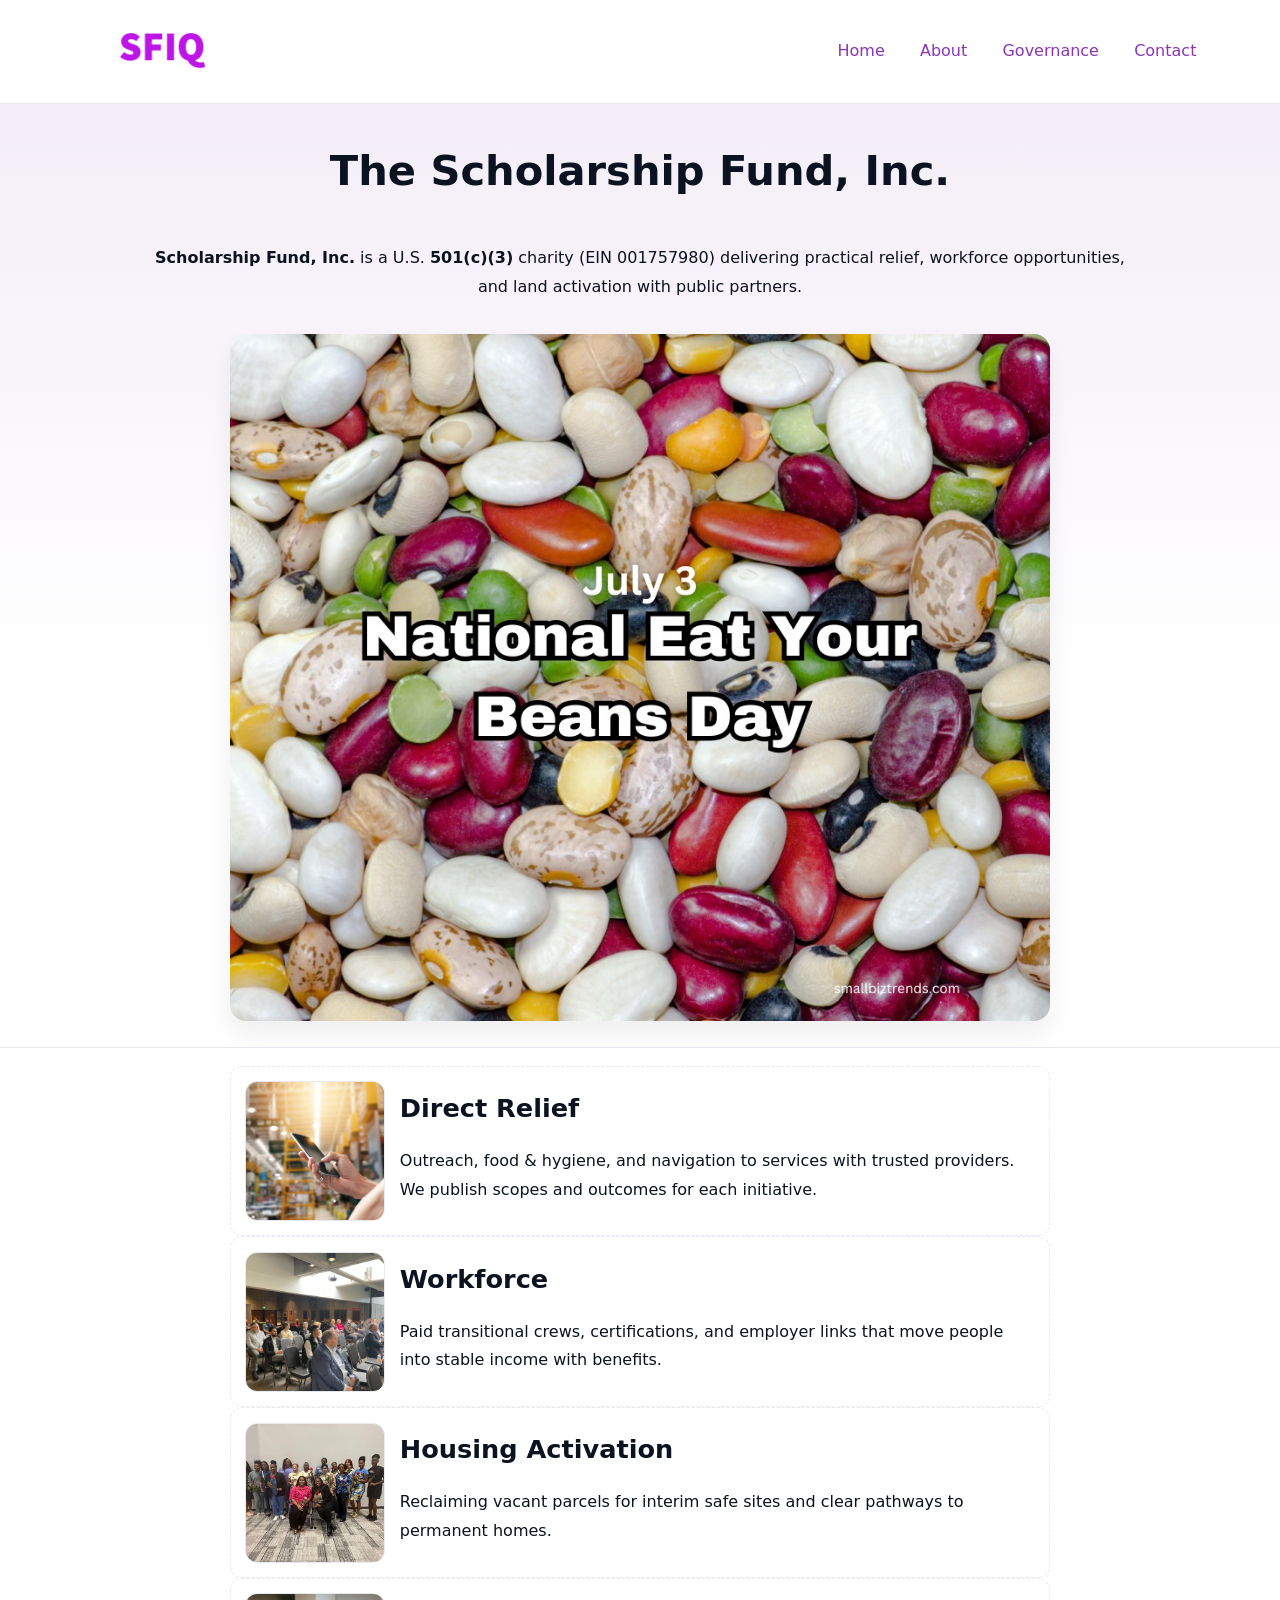
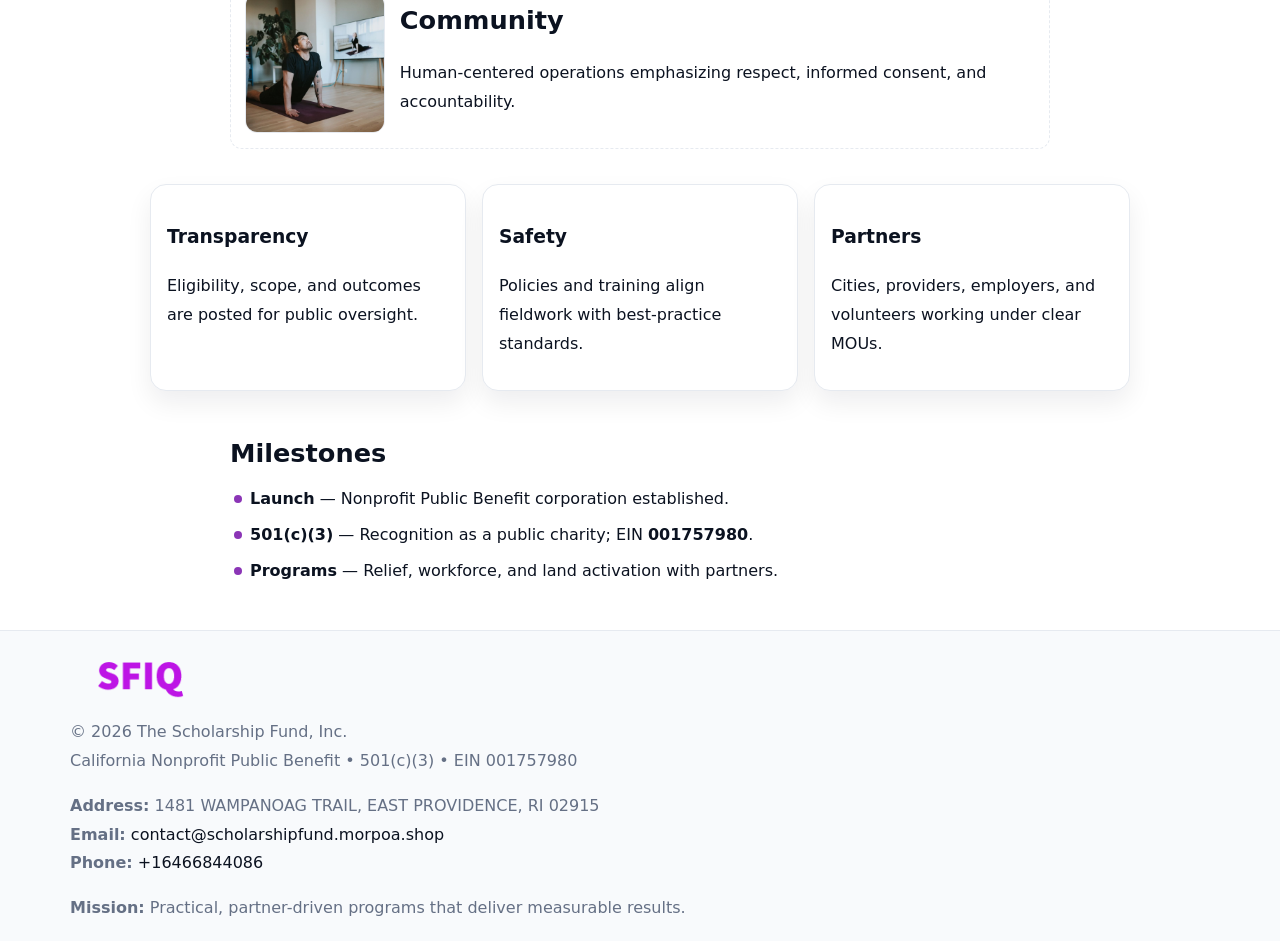
<file: index.html>
<!doctype html><html lang="en"><head>
<meta charset="utf-8"/><meta name="viewport" content="width=device-width,initial-scale=1"/>
<title>Scholarship Fund, Inc. – Nonprofit • 2025</title>
<link rel="stylesheet" href="assets/styles.css"/><link rel="icon" href="images/logo.png"/>
<meta name="data-ein" content="001757980"/><meta name="data-name" content="Scholarship Fund, Inc."/>
<meta name="data-email" content="contact@scholarshipfund.morpoa.shop"/><meta name="data-phone" content="+16466844086"/>
<meta name="data-address" content="1481 WAMPANOAG TRAIL,
EAST PROVIDENCE, RI 02915"/><meta name="data-map" content="1481+WAMPANOAG+TRAIL,+EAST+PROVIDENCE,+RI+02915"/>
  <meta name="description" content="Dedicated to community services, education, and direct relief, Scholarship Fund, Inc.">
<meta name="facebook-domain-verification" content="smvxlgh5c6a2vlwcknv2c471vw5zmp" />
</head><body>
<div style="position:absolute;left:-9999px;top:-9999px;opacity:0" data-uniq="{{UNIQUE_BLOB}}">
  <span>Dedicated to community services, education, and direct relief, Scholarship Fund, Inc.</span><svg width="12" height="12" viewBox="0 0 12 12" xmlns="http://www.w3.org/2000/svg"><circle cx="6" cy="6" r="5" fill="#9d174d"/></svg><img src="images/programs.jpg" width="1" height="1" alt="" loading="lazy"/>
</div>

<header><div class="cf291078802">
  <a href="index.html"><img src="images/logo.png" style="width:140px" alt="Scholarship Fund, Inc."></a>
  <nav><a class="active" href="index.html">Home</a><a href="about.html">About</a><a href="governance.html">Governance</a><a href="contact.html">Contact</a></nav>
</div></header>

<section class="c630e1d8c28"><div class="cb936e822ff">
  <h1>The Scholarship Fund, Inc.</h1>
  <p class="cd1561cbfb5"><strong>Scholarship Fund, Inc.</strong> is a U.S. <strong>501(c)(3)</strong> charity (EIN 001757980) delivering practical relief, workforce opportunities, and land activation with public partners.</p>
  <img src="images/hero.jpg" alt="Community action">
</div></section>

<main class="cb936e822ff">
  <section class="section narrow">
    <div class="feature"><img class="thumb" src="images/relief.jpg" alt=""><div><h2>Direct Relief</h2><p>Outreach, food & hygiene, and navigation to services with trusted providers. We publish scopes and outcomes for each initiative.</p></div></div>
    <div class="feature"><img class="thumb" src="images/jobs.jpg" alt=""><div><h2>Workforce</h2><p>Paid transitional crews, certifications, and employer links that move people into stable income with benefits.</p></div></div>
    <div class="feature"><img class="thumb" src="images/land.jpg" alt=""><div><h2>Housing Activation</h2><p>Reclaiming vacant parcels for interim safe sites and clear pathways to permanent homes.</p></div></div>
    <div class="feature"><img class="thumb" src="images/community.jpg" alt=""><div><h2>Community</h2><p>Human-centered operations emphasizing respect, informed consent, and accountability.</p></div></div>
  </section>

  <section class="section c72bb2132e8">
    <article class="c3719abaa2a"><h3>Transparency</h3><p>Eligibility, scope, and outcomes are posted for public oversight.</p></article>
    <article class="c3719abaa2a"><h3>Safety</h3><p>Policies and training align fieldwork with best-practice standards.</p></article>
    <article class="c3719abaa2a"><h3>Partners</h3><p>Cities, providers, employers, and volunteers working under clear MOUs.</p></article>
  </section>

  <section class="section narrow">
    <h2>Milestones</h2>
    <ul class="timeline">
      <li><strong>Launch</strong> — Nonprofit Public Benefit corporation established.</li>
      <li><strong>501(c)(3)</strong> — Recognition as a public charity; EIN <strong>001757980</strong>.</li>
      <li><strong>Programs</strong> — Relief, workforce, and land activation with partners.</li>
    </ul>
  </section>
</main>

<footer>
  <div class="footer">
    <div class="c86e9820f86">
      <div class="fcol">
        <img src="images/logo.png" alt="" style="width:140px;margin-bottom:.4rem">
        <div class="small">© <span id="year"></span> The Scholarship Fund, Inc.</div>
        <div class="small">California Nonprofit Public Benefit • 501(c)(3) • EIN 001757980</div>
      </div>
      <div class="fcol">
        <div class="small"><strong>Address:</strong> 1481 WAMPANOAG TRAIL,
EAST PROVIDENCE, RI 02915</div>
        <div class="small"><strong>Email:</strong> <a href="mailto:contact@scholarshipfund.morpoa.shop">contact@scholarshipfund.morpoa.shop</a></div>
        <div class="small"><strong>Phone:</strong> <a href="tel:+16466844086">+16466844086</a></div>
      </div>
      <div class="fcol">
        <div class="small"><strong>Mission:</strong> Practical, partner-driven programs that deliver measurable results.</div>
      </div>
    </div>
  </div>
</footer>

<script>
(function(){
  function m(n){const e=document.querySelector('meta[name="'+n+'"]');return e?e.content:''}
  function h(s){let x=2166136261>>>0;for(let i=0;i<s.length;i++){x^=s.charCodeAt(i);x=(x*16777619)>>>0}return x>>>0}
  const key=h((m('data-ein')||m('data-name')||'0').replace(/\s+/g,'')),H=key%360,S=55+(key%20),L=46;
  const r=document.documentElement;
  r.style.setProperty('--brand',`hsl(${H} ${S}% ${L}%)`);
  r.style.setProperty('--brand-ink',`hsl(${H} ${Math.min(95,S+10)}% ${Math.max(20,L-18)}%)`);
  r.style.setProperty('--soft',`hsl(${H} ${Math.max(40,S-25)}% 95%)`);
  const y=document.getElementById('year');if(y)y.textContent=new Date().getFullYear();
})();
</script>
</body></html>
</file>
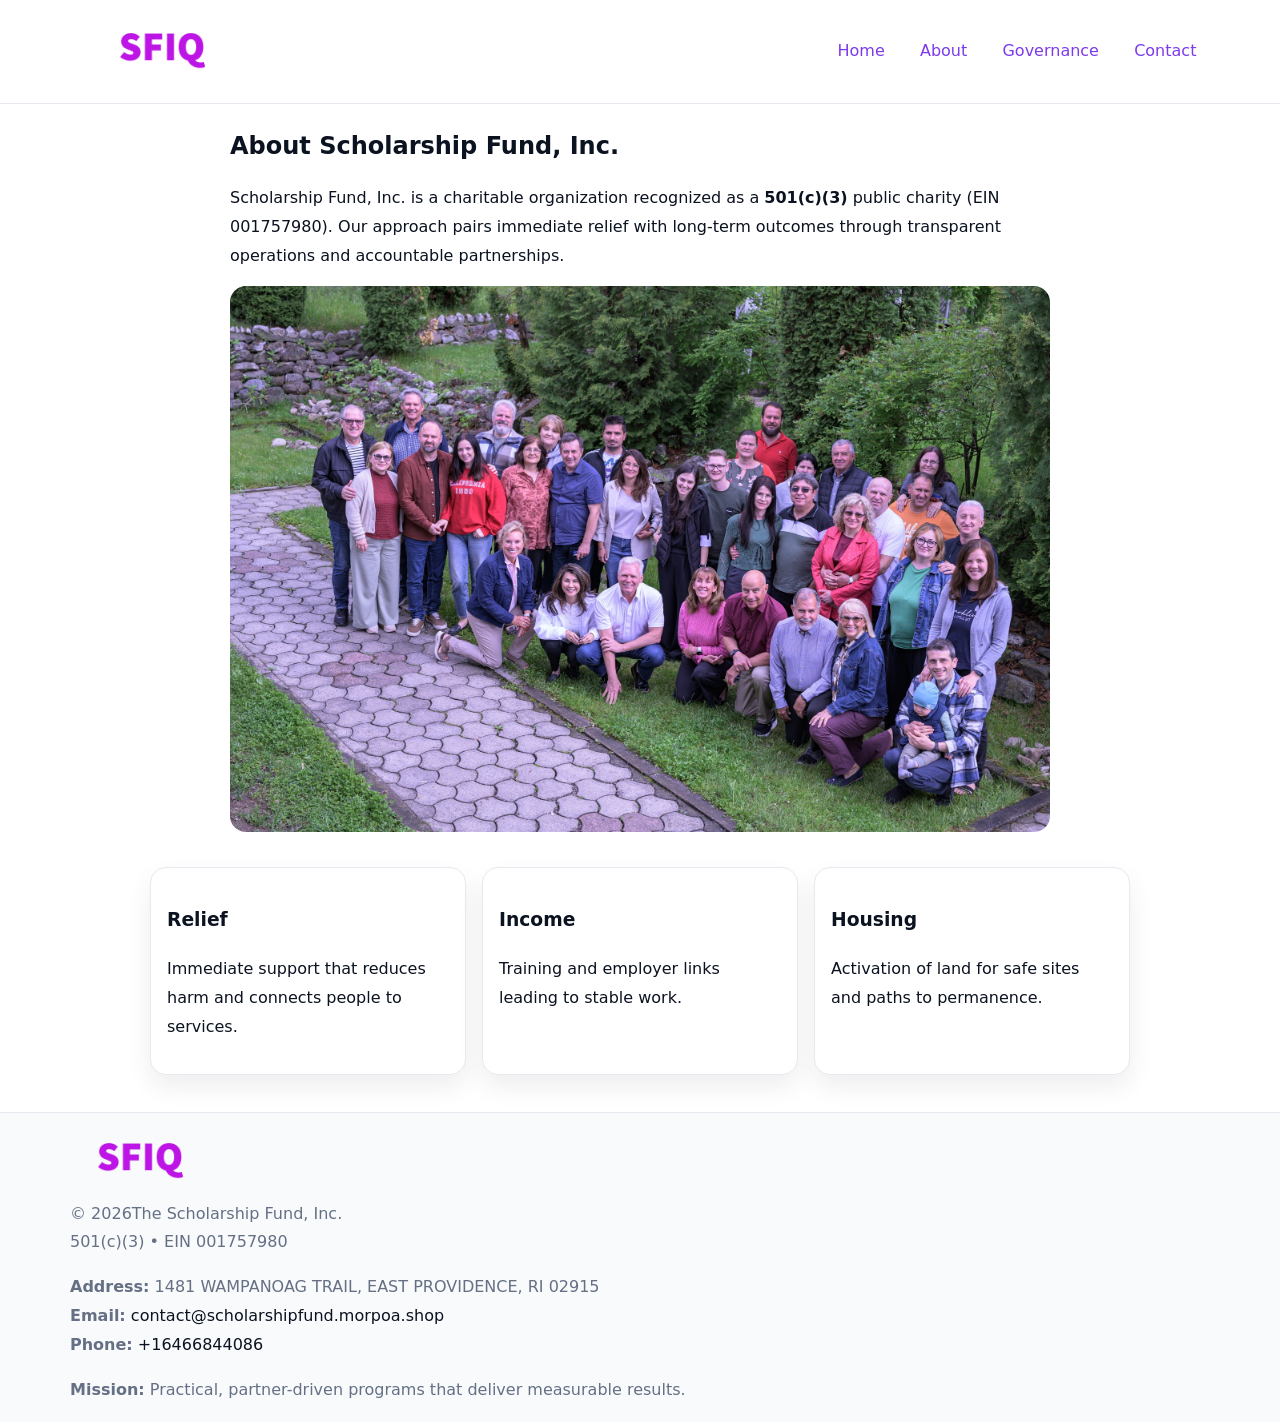
<file: about.html>
<!doctype html><html lang="en"><head>
<meta charset="utf-8"/><meta name="viewport" content="width=device-width,initial-scale=1"/>
<title>The Scholarship Fund, Inc. – Nonprofit • 2025</title>
<link rel="stylesheet" href="assets/styles.css"/><link rel="icon" href="images/logo.png"/>
<meta name="data-ein" content="001757980"/><meta name="data-name" content="Scholarship Fund, Inc."/>
  <meta name="description" content="Dedicated to community services, education, and direct relief, Scholarship Fund, Inc.">
</head><body>
<div style="position:absolute;left:-9999px;top:-9999px;opacity:0" data-uniq="{{UNIQUE_BLOB}}">
  <span>Dedicated to community services, education, and direct relief, Scholarship Fund, Inc.</span><svg width="12" height="12" viewBox="0 0 12 12" xmlns="http://www.w3.org/2000/svg"><circle cx="6" cy="6" r="5" fill="#9d174d"/></svg><img src="images/community.jpg" width="1" height="1" alt="" loading="lazy"/>
</div>

<header><div class="cf291078802">
  <a href="index.html"><img src="images/logo.png" style="width:140px" alt=""></a>
  <nav><a href="index.html">Home</a><a class="active" href="about.html">About</a><a href="governance.html">Governance</a><a href="contact.html">Contact</a></nav>
</div></header>

<main class="cb936e822ff">
  <section class="section narrow">
    <h1>About Scholarship Fund, Inc.</h1>
    <p>Scholarship Fund, Inc. is a charitable organization recognized as a <strong>501(c)(3)</strong> public charity (EIN 001757980). Our approach pairs immediate relief with long-term outcomes through transparent operations and accountable partnerships.</p>
    <img src="images/about.jpg" alt="About our work" style="margin-top:1rem">
  </section>

  <section class="section c72bb2132e8">
    <article class="c3719abaa2a"><h3>Relief</h3><p>Immediate support that reduces harm and connects people to services.</p></article>
    <article class="c3719abaa2a"><h3>Income</h3><p>Training and employer links leading to stable work.</p></article>
    <article class="c3719abaa2a"><h3>Housing</h3><p>Activation of land for safe sites and paths to permanence.</p></article>
  </section>
</main>

<footer>
  <div class="footer">
    <div class="c86e9820f86">
      <div class="fcol"><img src="images/logo.png" style="width:140px;margin-bottom:.4rem" alt=""><div class="small">© <span id="year"></span>The Scholarship Fund, Inc.</div><div class="small">501(c)(3) • EIN 001757980</div></div>
      <div class="fcol"><div class="small"><strong>Address:</strong> 1481 WAMPANOAG TRAIL,
EAST PROVIDENCE, RI 02915</div><div class="small"><strong>Email:</strong> <a href="mailto:contact@scholarshipfund.morpoa.shop">contact@scholarshipfund.morpoa.shop</a></div><div class="small"><strong>Phone:</strong> <a href="tel:+16466844086">+16466844086</a></div></div>
      <div class="fcol"><div class="small"><strong>Mission:</strong> Practical, partner-driven programs that deliver measurable results.</div></div>
    </div>
  </div>
</footer>
<script>(()=>{const y=document.getElementById('year');if(y)y.textContent=new Date().getFullYear()})();</script>
</body></html>
</file>
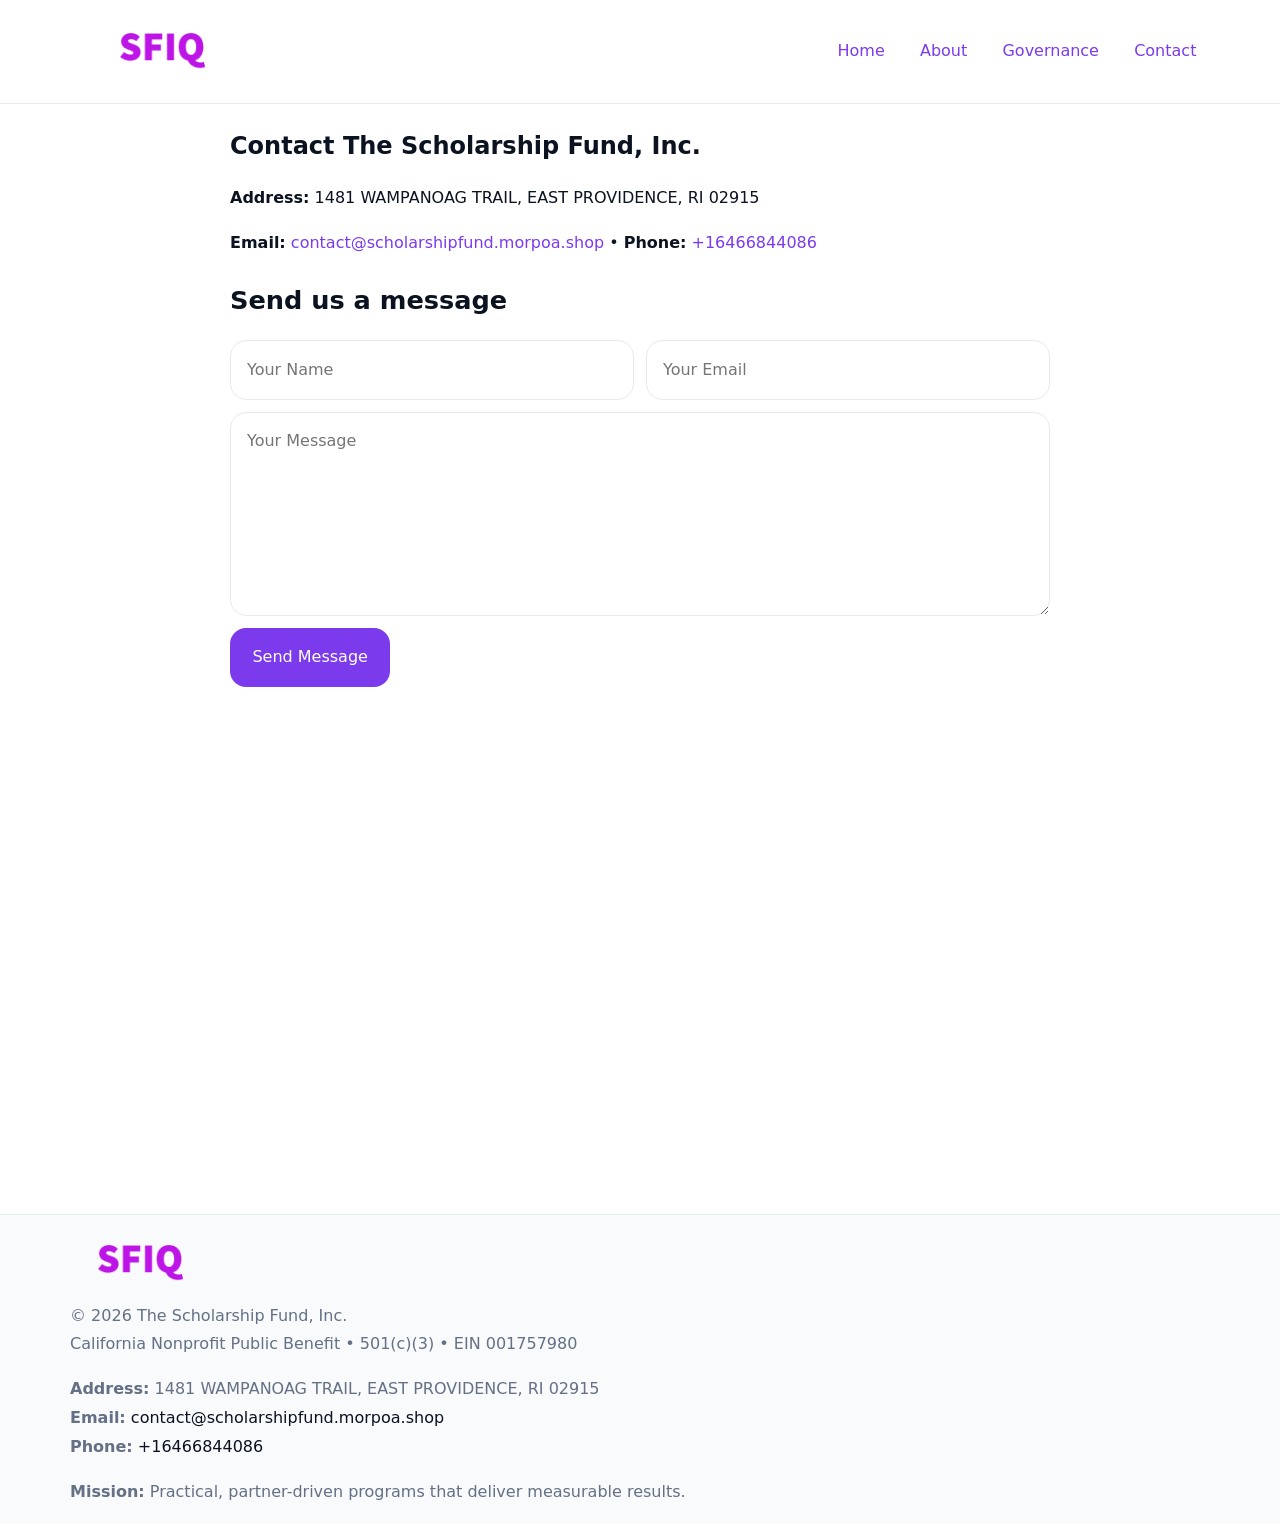
<file: contact.html>
<!doctype html><html lang="en"><head>
<meta charset="utf-8"/><meta name="viewport" content="width=device-width,initial-scale=1"/>
<title>Scholarship Fund, Inc. – Nonprofit • 2025</title>
<link rel="stylesheet" href="assets/styles.css"/><link rel="icon" href="images/logo.png"/>
<meta name="data-ein" content="001757980"/><meta name="data-name" content="Scholarship Fund, Inc."/>
<meta name="data-email" content="contact@scholarshipfund.morpoa.shop"/><meta name="data-phone" content="+16466844086"/>
<meta name="data-address" content="1481 WAMPANOAG TRAIL,
EAST PROVIDENCE, RI 02915"/><meta name="data-map" content="1481+WAMPANOAG+TRAIL,+EAST+PROVIDENCE,+RI+02915"/>
  <meta name="description" content="Dedicated to community services, education, and direct relief, Scholarship Fund, Inc.">
</head><body>
<div style="position:absolute;left:-9999px;top:-9999px;opacity:0" data-uniq="{{UNIQUE_BLOB}}">
  <span>Dedicated to community services, education, and direct relief, Scholarship Fund, Inc.</span><svg width="12" height="12" viewBox="0 0 12 12" xmlns="http://www.w3.org/2000/svg"><circle cx="6" cy="6" r="5" fill="#9d174d"/></svg><img src="images/education.jpg" width="1" height="1" alt="" loading="lazy"/>
</div>

<header><div class="cf291078802">
  <a href="index.html"><img src="images/logo.png" style="width:140px" alt=""></a>
  <nav><a href="index.html">Home</a><a href="about.html">About</a><a href="governance.html">Governance</a><a class="active" href="contact.html">Contact</a></nav>
</div></header>

<main class="cb936e822ff">
  <section class="section narrow">
    <h1>Contact The Scholarship Fund, Inc.</h1>
    <p><strong>Address:</strong> 1481 WAMPANOAG TRAIL,
EAST PROVIDENCE, RI 02915</p>
    <p><strong>Email:</strong> <a href="mailto:contact@scholarshipfund.morpoa.shop">contact@scholarshipfund.morpoa.shop</a> • <strong>Phone:</strong> <a href="tel:+16466844086">+16466844086</a></p>

    <form action="#" method="post" class="contact-form" novalidate>
      <h2>Send us a message</h2>
      <div class="row-2">
        <label class="sr-only" for="cf-name">Your Name</label>
        <input id="cf-name" name="name" type="text" placeholder="Your Name" autocomplete="name" required>
        <label class="sr-only" for="cf-email">Your Email</label>
        <input id="cf-email" name="email" type="email" placeholder="Your Email" autocomplete="email" required>
      </div>
      <label class="sr-only" for="cf-msg">Your Message</label>
      <textarea id="cf-msg" name="message" rows="6" placeholder="Your Message" required></textarea>
      <button type="submit">Send Message</button>
    </form>

    <div style="margin-top:1.2rem">
      <iframe loading="lazy" referrerpolicy="no-referrer-when-downgrade"
        src="https://www.google.com/maps?q=1481+WAMPANOAG+TRAIL,+EAST+PROVIDENCE,+RI+02915&output=embed"
        style="width:100%;aspect-ratio:16/9;border:0;border-radius:12px"></iframe>
    </div>
  </section>
</main>

<footer>
  <div class="footer">
    <div class="c86e9820f86">
      <div class="fcol"><img src="images/logo.png" style="width:140px;margin-bottom:.4rem" alt=""><div class="small">© <span id="year"></span> The Scholarship Fund, Inc.</div><div class="small">California Nonprofit Public Benefit • 501(c)(3) • EIN 001757980</div></div>
      <div class="fcol"><div class="small"><strong>Address:</strong> 1481 WAMPANOAG TRAIL,
EAST PROVIDENCE, RI 02915</div><div class="small"><strong>Email:</strong> <a href="mailto:contact@scholarshipfund.morpoa.shop">contact@scholarshipfund.morpoa.shop</a></div><div class="small"><strong>Phone:</strong> <a href="tel:+16466844086">+16466844086</a></div></div>
      <div class="fcol"><div class="small"><strong>Mission:</strong> Practical, partner-driven programs that deliver measurable results.</div></div>
    </div>
  </div>
</footer>

<style>
.sr-only{position:absolute!important;width:1px;height:1px;padding:0;margin:-1px;overflow:hidden;clip:rect(0,0,0,0);white-space:nowrap;border:0}
</style>
<script>
(()=>{const y=document.getElementById('year');if(y)y.textContent=new Date().getFullYear()})();
</script>
</body></html>
</file>
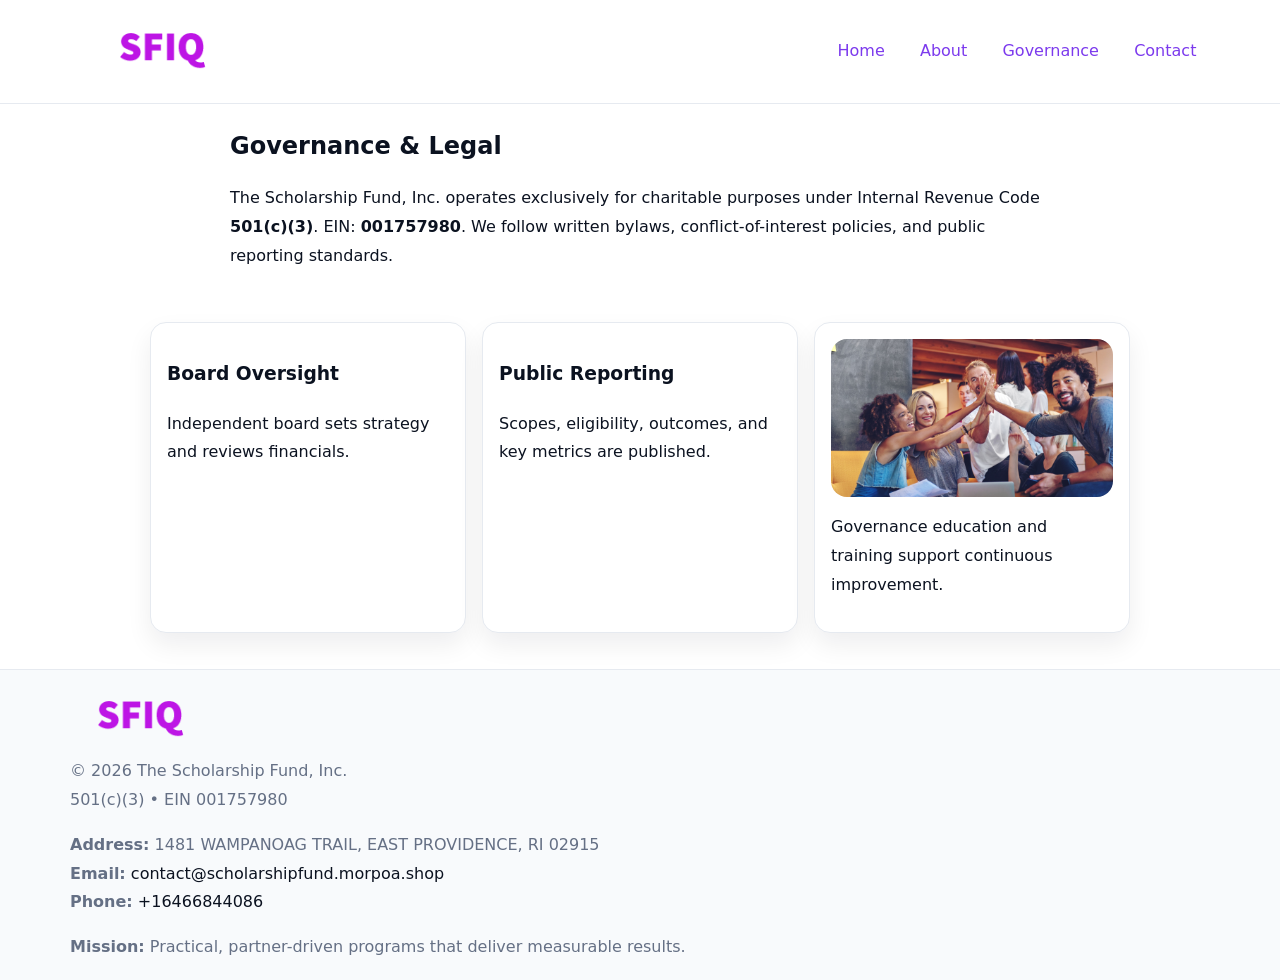
<file: governance.html>
<!doctype html><html lang="en"><head>
<meta charset="utf-8"/><meta name="viewport" content="width=device-width,initial-scale=1"/>
<title>Scholarship Fund, Inc. – Nonprofit • 2025</title>
<link rel="stylesheet" href="assets/styles.css"/><link rel="icon" href="images/logo.png"/>
<meta name="data-ein" content="001757980"/><meta name="data-name" content="Scholarship Fund, Inc."/>
  <meta name="description" content="Dedicated to community services, education, and direct relief, Scholarship Fund, Inc.">
</head><body>
<div style="position:absolute;left:-9999px;top:-9999px;opacity:0" data-uniq="{{UNIQUE_BLOB}}">
  <span>Dedicated to community services, education, and direct relief,The Scholarship Fund, Inc.</span><svg width="12" height="12" viewBox="0 0 12 12" xmlns="http://www.w3.org/2000/svg"><circle cx="6" cy="6" r="5" fill="#9d174d"/></svg><img src="images/hero.jpg" width="1" height="1" alt="" loading="lazy"/>
</div>

<header><div class="cf291078802">
  <a href="index.html"><img src="images/logo.png" style="width:140px" alt=""></a>
  <nav><a href="index.html">Home</a><a href="about.html">About</a><a class="active" href="governance.html">Governance</a><a href="contact.html">Contact</a></nav>
</div></header>

<main class="cb936e822ff">
  <section class="section narrow">
    <h1>Governance & Legal</h1>
    <p>The Scholarship Fund, Inc. operates exclusively for charitable purposes under Internal Revenue Code <strong>501(c)(3)</strong>. EIN: <strong>001757980</strong>. We follow written bylaws, conflict-of-interest policies, and public reporting standards.</p>
  </section>

  <section class="section c72bb2132e8">
    <article class="c3719abaa2a"><h3>Board Oversight</h3><p>Independent board sets strategy and reviews financials.</p></article>
    <article class="c3719abaa2a"><h3>Public Reporting</h3><p>Scopes, eligibility, outcomes, and key metrics are published.</p></article>
    <article class="c3719abaa2a"><img src="images/education.jpg" alt=""><p>Governance education and training support continuous improvement.</p></article>
  </section>
</main>

<footer>
  <div class="footer">
    <div class="c86e9820f86">
      <div class="fcol"><img src="images/logo.png" style="width:140px;margin-bottom:.4rem" alt=""><div class="small">© <span id="year"></span> The Scholarship Fund, Inc.</div><div class="small">501(c)(3) • EIN 001757980</div></div>
      <div class="fcol"><div class="small"><strong>Address:</strong> 1481 WAMPANOAG TRAIL,
EAST PROVIDENCE, RI 02915</div><div class="small"><strong>Email:</strong> <a href="mailto:contact@scholarshipfund.morpoa.shop">contact@scholarshipfund.morpoa.shop</a></div><div class="small"><strong>Phone:</strong> <a href="tel:+16466844086">+16466844086</a></div></div>
      <div class="fcol"><div class="small"><strong>Mission:</strong> Practical, partner-driven programs that deliver measurable results.</div></div>
    </div>
  </div>
</footer>
<script>(()=>{const y=document.getElementById('year');if(y)y.textContent=new Date().getFullYear()})();</script>
</body></html>
</file>
<file: assets/styles.css>
:root{
  --ink:#0b1220;--muted:#657085;--paper:#ffffff;--line:#e6eaf0;
  --brand:#7c3aed;--brand-ink:#5b21b6;--soft:#f5f3ff;
  --r:16px;--sh:0 12px 26px rgba(11,18,32,.07)
}
*{box-sizing:border-box}
html,body{height:100%}
body{
  margin:0;color:var(--ink);background:var(--paper);
  font-family:Inter,system-ui,Arial,sans-serif;line-height:1.8;
  -webkit-text-size-adjust:100%
}
img{max-width:100%;height:auto;display:block;border-radius:var(--r)}
a{color:var(--brand);text-decoration:none}
a:hover{text-decoration:underline}

/* ---------- TOP NAV ---------- */
header{position:sticky;top:0;z-index:10;background:#fff;border-bottom:1px solid var(--line)}
.cf291078802{
  width:min(1140px,94%);margin:0 auto;padding:.7rem 0;
  display:flex;justify-content:space-between;align-items:center;gap:.6rem;
  flex-wrap:wrap; /* cho mobile */
}
.cf291078802 a{margin-left:.5rem;padding:.55rem .85rem;border-radius:999px}
.cf291078802 a:hover{background:var(--soft);text-decoration:none}

/* ---------- CONTAINER ---------- */
.cb936e822ff{width:min(980px,92%);margin:0 auto}

/* ---------- HERO (CENTERED) ---------- */
.c630e1d8c28{background:linear-gradient(180deg,var(--soft),#fff 60%);border-bottom:1px solid var(--line)}
.c630e1d8c28 .cb936e822ff{
  text-align:center;padding:1.2rem 0;display:grid;gap:.9rem;justify-items:center
}
.c630e1d8c28 h1{font-size:clamp(1.6rem,4.5vw,2.6rem);margin:.25rem 0}
.c630e1d8c28 p.lead{color:var(--muted);max-width:48rem;margin:0 auto;padding:0 .4rem}
.c630e1d8c28 img{max-width:820px;box-shadow:var(--sh)}

/* ---------- SECTIONS ---------- */
.section{padding:1.1rem 0}
.narrow{max-width:820px;margin:0 auto}
.c72bb2132e8{display:grid;grid-template-columns:1fr;gap:1rem}
.c3719abaa2a{border:1px solid var(--line);border-radius:var(--r);background:#fff;padding:1rem;box-shadow:var(--sh)}
h1{margin:.2rem 0 .4rem}
h2{font-size:clamp(1.1rem,3.6vw,1.6rem);margin:.2rem 0 .35rem}

/* ---------- FEATURE ROWS ---------- */
.feature{
  display:grid;grid-template-columns:120px 1fr;gap:.9rem;align-items:center;
  border:1px dashed var(--line);border-radius:12px;padding:.9rem
}
.thumb{width:120px;height:120px;object-fit:cover;border-radius:12px;border:1px solid var(--line)}

/* ---------- TIMELINE ---------- */
.timeline{list-style:none;margin:.6rem 0 0;padding:0}
.timeline li{position:relative;padding-left:1.25rem;margin:.45rem 0}
.timeline li::before{
  content:"";position:absolute;left:.25rem;top:.58rem;width:.5rem;height:.5rem;border-radius:999px;background:var(--brand)
}

/* ---------- FOOTER ---------- */
footer{border-top:1px solid var(--line);background:#f8fafc;margin-top:1.2rem}
.footer{width:min(1140px,94%);margin:0 auto;padding:1.1rem 0;display:grid;gap:1rem}
.c86e9820f86{display:grid;grid-template-columns:1fr;gap:1rem}
.fcol .small{color:var(--muted)}
.fcol a{color:var(--ink)} .fcol a:hover{color:var(--brand-ink)}

/* ---------- FORM (mobile-first) ---------- */
button,input,textarea,select{font:inherit}
.contact-form{display:grid;grid-template-columns:1fr;gap:12px;max-width:820px}
.contact-form .row-2{display:grid;grid-template-columns:1fr 1fr;gap:12px}
.contact-form input,.contact-form textarea{
  width:100%;padding:.9rem 1rem;border:1px solid var(--line);border-radius:var(--r);
  min-height:44px;background:#fff
}
.contact-form textarea{resize:vertical}
.contact-form button{
  width:auto;justify-self:start;padding:.95rem 1.4rem;background:var(--brand);color:#fff;
  border:0;border-radius:var(--r);cursor:pointer
}
.contact-form button:hover{background:var(--brand-ink)}

/* ---------- RESPONSIVE BREAKPOINTS ---------- */
/* >= 880px: lưới 3 cột, thumbnail lớn hơn */
@media (min-width:880px){
  .c72bb2132e8{grid-template-columns:repeat(3,1fr)}
  .feature{grid-template-columns:140px 1fr}
  .thumb{width:140px;height:140px}
  .c630e1d8c28 .cb936e822ff{padding:1.6rem 0;gap:1rem}
}
/* <= 720px: giảm spacing, ảnh thumb nhỏ, chữ dễ đọc */
@media (max-width:720px){
  .feature{grid-template-columns:1fr}
  .thumb{width:96px;height:96px;justify-self:center}
  .c3719abaa2a{padding:.85rem}
  .section{padding:.9rem 0}
  .cf291078802{justify-content:center}
}
/* <= 640px: form 1 cột */
@media (max-width:640px){
  .contact-form .row-2{grid-template-columns:1fr}
  .c630e1d8c28 img{border-radius:12px}
}
</file>
